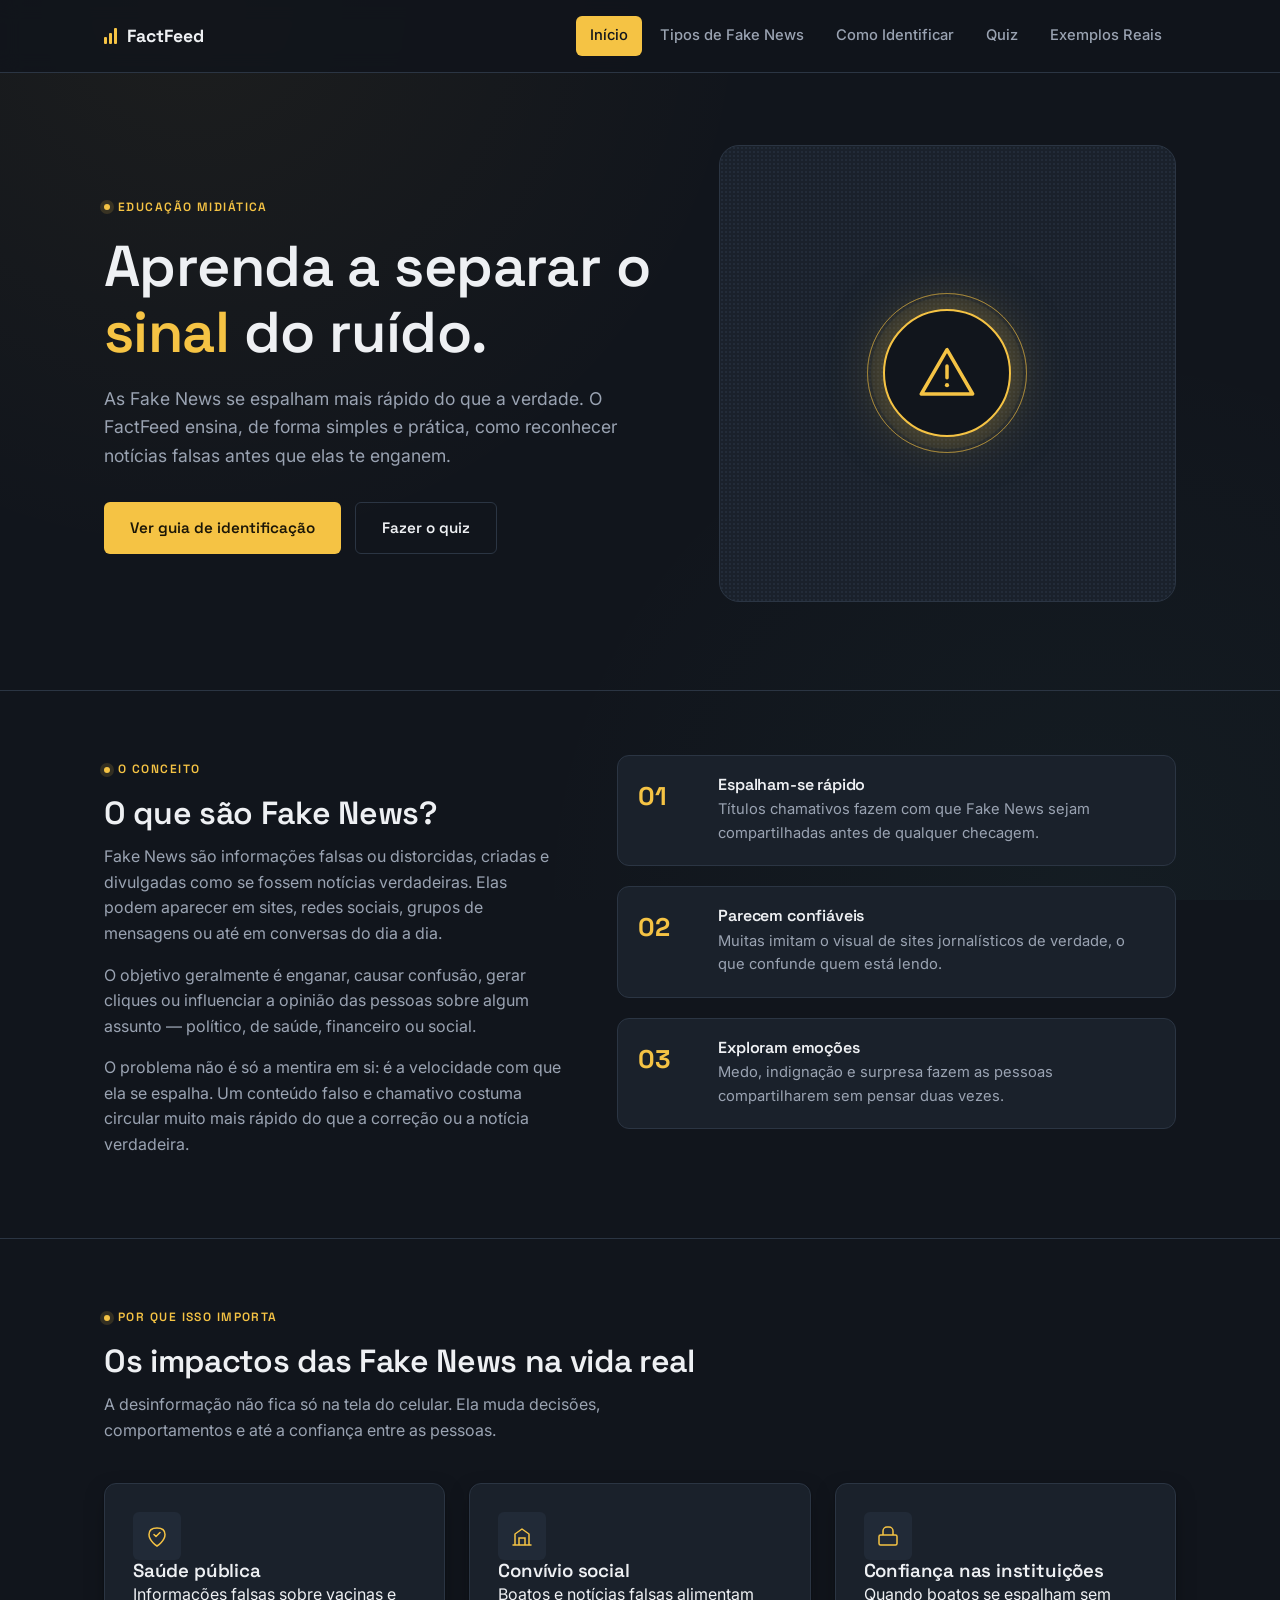
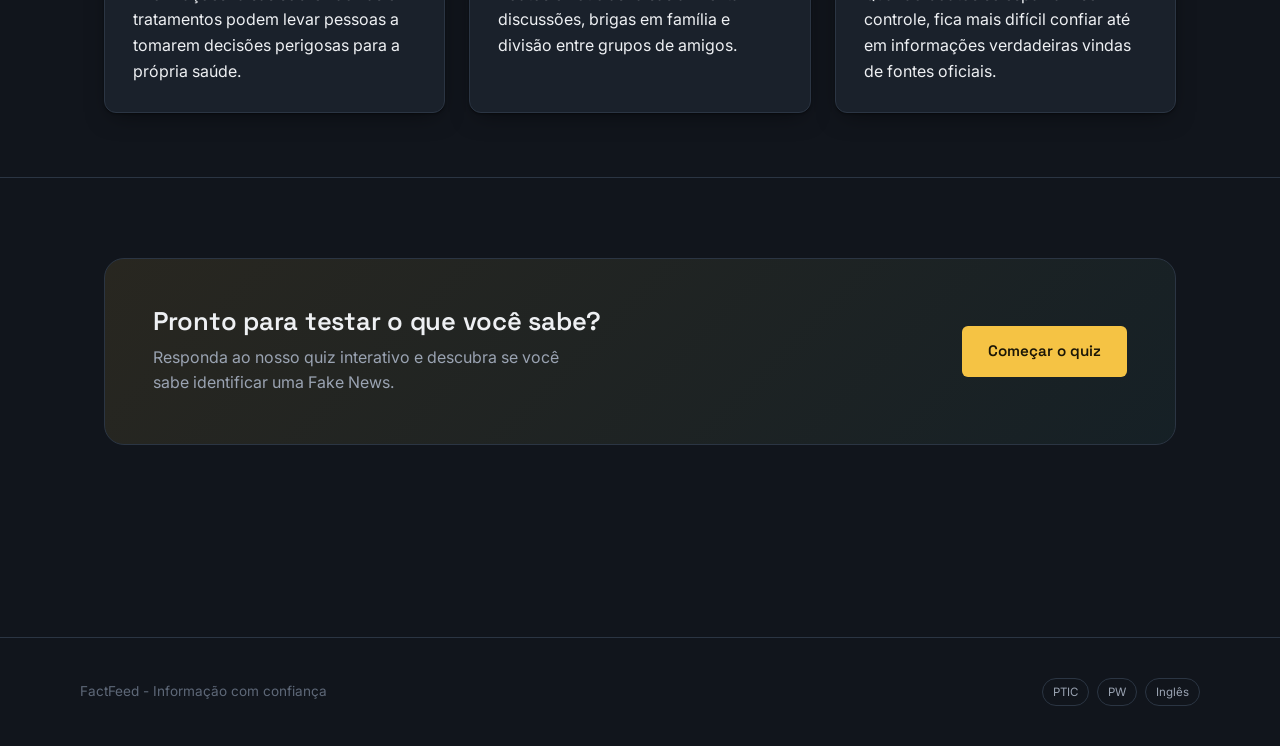
<file: index.html>
<!DOCTYPE html>
<html lang="pt-BR">
<head>
  <meta charset="UTF-8">
  <meta name="viewport" content="width=device-width, initial-scale=1.0">
  <title>FactFeed — Entenda e combata as Fake News</title>
  <meta name="description" content="Aprenda a identificar Fake News, conheça os principais tipos de desinformação e teste seus conhecimentos com um quiz interativo.">
  <link rel="preconnect" href="https://fonts.googleapis.com">
  <link href="https://fonts.googleapis.com/css2?family=Space+Grotesk:wght@500;600;700&family=Inter:wght@400;500;600&display=swap" rel="stylesheet">
  <link rel="stylesheet" href="style.css">
</head>
<body>

  <header class="site-header">
    <div class="header-inner">
      <a href="index.html" class="brand">
        <span class="signal-mark"><span></span><span></span><span></span></span>
        FactFeed
      </a>
      <nav class="main-nav">
        <a href="index.html" class="active">Início</a>
        <a href="tipos.html">Tipos de Fake News</a>
        <a href="como-identificar.html">Como Identificar</a>
        <a href="quiz.html">Quiz</a>
        <a href="exemplos.html">Exemplos Reais</a>
      </nav>
      <button class="nav-toggle" aria-label="Abrir menu">
        <span></span><span></span><span></span>
      </button>
    </div>
  </header>

  <main>

    <section class="hero">
      <div class="container hero-grid">
        <div>
          <span class="eyebrow">Educação midiática</span>
          <h1>Aprenda a separar o <span class="accent">sinal</span> do ruído.</h1>
          <p class="lede">As Fake News se espalham mais rápido do que a verdade. O FactFeed ensina, de forma simples e prática, como reconhecer notícias falsas antes que elas te enganem.</p>
          <div class="hero-actions">
            <a href="como-identificar.html" class="btn btn-primary">Ver guia de identificação</a>
            <a href="quiz.html" class="btn btn-ghost">Fazer o quiz</a>
          </div>
        </div>

        <div class="hero-visual" aria-hidden="true">
          <div class="static-grain"></div>
          <div class="hero-rings"><span></span><span></span><span></span></div>
          <div class="hero-icon">
            <svg viewBox="0 0 24 24" fill="none" xmlns="http://www.w3.org/2000/svg">
              <path d="M12 2L1 21H23L12 2Z" stroke="#f5c344" stroke-width="1.5" stroke-linejoin="round"/>
              <path d="M12 9V14" stroke="#f5c344" stroke-width="1.5" stroke-linecap="round"/>
              <circle cx="12" cy="17.2" r="0.9" fill="#f5c344"/>
            </svg>
          </div>
        </div>
      </div>
    </section>

    <section style="border-top:1px solid var(--border-subtle);">
      <div class="container intro-split">
        <div>
          <span class="eyebrow">O conceito</span>
          <h2 class="section-heading">O que são Fake News?</h2>
          <p>Fake News são informações falsas ou distorcidas, criadas e divulgadas como se fossem notícias verdadeiras. Elas podem aparecer em sites, redes sociais, grupos de mensagens ou até em conversas do dia a dia.</p>
          <p>O objetivo geralmente é enganar, causar confusão, gerar cliques ou influenciar a opinião das pessoas sobre algum assunto — político, de saúde, financeiro ou social.</p>
          <p>O problema não é só a mentira em si: é a velocidade com que ela se espalha. Um conteúdo falso e chamativo costuma circular muito mais rápido do que a correção ou a notícia verdadeira.</p>
        </div>

        <div class="stat-list">
          <div class="stat-item">
            <span class="stat-num">01</span>
            <div>
              <h3>Espalham-se rápido</h3>
              <p>Títulos chamativos fazem com que Fake News sejam compartilhadas antes de qualquer checagem.</p>
            </div>
          </div>
          <div class="stat-item">
            <span class="stat-num">02</span>
            <div>
              <h3>Parecem confiáveis</h3>
              <p>Muitas imitam o visual de sites jornalísticos de verdade, o que confunde quem está lendo.</p>
            </div>
          </div>
          <div class="stat-item">
            <span class="stat-num">03</span>
            <div>
              <h3>Exploram emoções</h3>
              <p>Medo, indignação e surpresa fazem as pessoas compartilharem sem pensar duas vezes.</p>
            </div>
          </div>
        </div>
      </div>
    </section>

    <section style="border-top:1px solid var(--border-subtle);">
      <div class="container">
        <span class="eyebrow">Por que isso importa</span>
        <h2 class="section-heading">Os impactos das Fake News na vida real</h2>
        <p class="section-intro">A desinformação não fica só na tela do celular. Ela muda decisões, comportamentos e até a confiança entre as pessoas.</p>

        <div class="grid grid-3">
          <div class="card">
            <div class="type-icon">
              <svg viewBox="0 0 24 24" fill="none" xmlns="http://www.w3.org/2000/svg"><path d="M12 22C12 22 4 17 4 10.5C4 6.5 7 4 12 4C17 4 20 6.5 20 10.5C20 17 12 22 12 22Z" stroke="#f5c344" stroke-width="1.5"/><path d="M9 10.5L11 12.5L15 8.5" stroke="#f5c344" stroke-width="1.5" stroke-linecap="round" stroke-linejoin="round"/></svg>
            </div>
            <h3>Saúde pública</h3>
            <p>Informações falsas sobre vacinas e tratamentos podem levar pessoas a tomarem decisões perigosas para a própria saúde.</p>
          </div>
          <div class="card">
            <div class="type-icon">
              <svg viewBox="0 0 24 24" fill="none" xmlns="http://www.w3.org/2000/svg"><path d="M3 21H21" stroke="#f5c344" stroke-width="1.5" stroke-linecap="round"/><path d="M5 21V10L12 5L19 10V21" stroke="#f5c344" stroke-width="1.5" stroke-linejoin="round"/><path d="M9 21V14H15V21" stroke="#f5c344" stroke-width="1.5"/></svg>
            </div>
            <h3>Convívio social</h3>
            <p>Boatos e notícias falsas alimentam discussões, brigas em família e divisão entre grupos de amigos.</p>
          </div>
          <div class="card">
            <div class="type-icon">
              <svg viewBox="0 0 24 24" fill="none" xmlns="http://www.w3.org/2000/svg"><rect x="3" y="11" width="18" height="10" rx="1.5" stroke="#f5c344" stroke-width="1.5"/><path d="M7 11V7C7 4.8 8.8 3 11 3H13C15.2 3 17 4.8 17 7V11" stroke="#f5c344" stroke-width="1.5"/></svg>
            </div>
            <h3>Confiança nas instituições</h3>
            <p>Quando boatos se espalham sem controle, fica mais difícil confiar até em informações verdadeiras vindas de fontes oficiais.</p>
          </div>
        </div>
      </div>
    </section>

    <section style="border-top:1px solid var(--border-subtle); padding-bottom: 96px;">
      <div class="container">
        <div class="cta-band">
          <div>
            <h2>Pronto para testar o que você sabe?</h2>
            <p>Responda ao nosso quiz interativo e descubra se você sabe identificar uma Fake News.</p>
          </div>
          <a href="quiz.html" class="btn btn-primary">Começar o quiz</a>
        </div>
      </div>
    </section>

  </main>

  <footer class="site-footer">
    <div class="footer-inner">
      <p>FactFeed - Informação com confiança</p>
      <div class="footer-tags">
        <span>PTIC</span>
        <span>PW</span>
        <span>Inglês</span>
      </div>
    </div>
  </footer>

  <script src="script.js"></script>
</body>
</html>
</file>
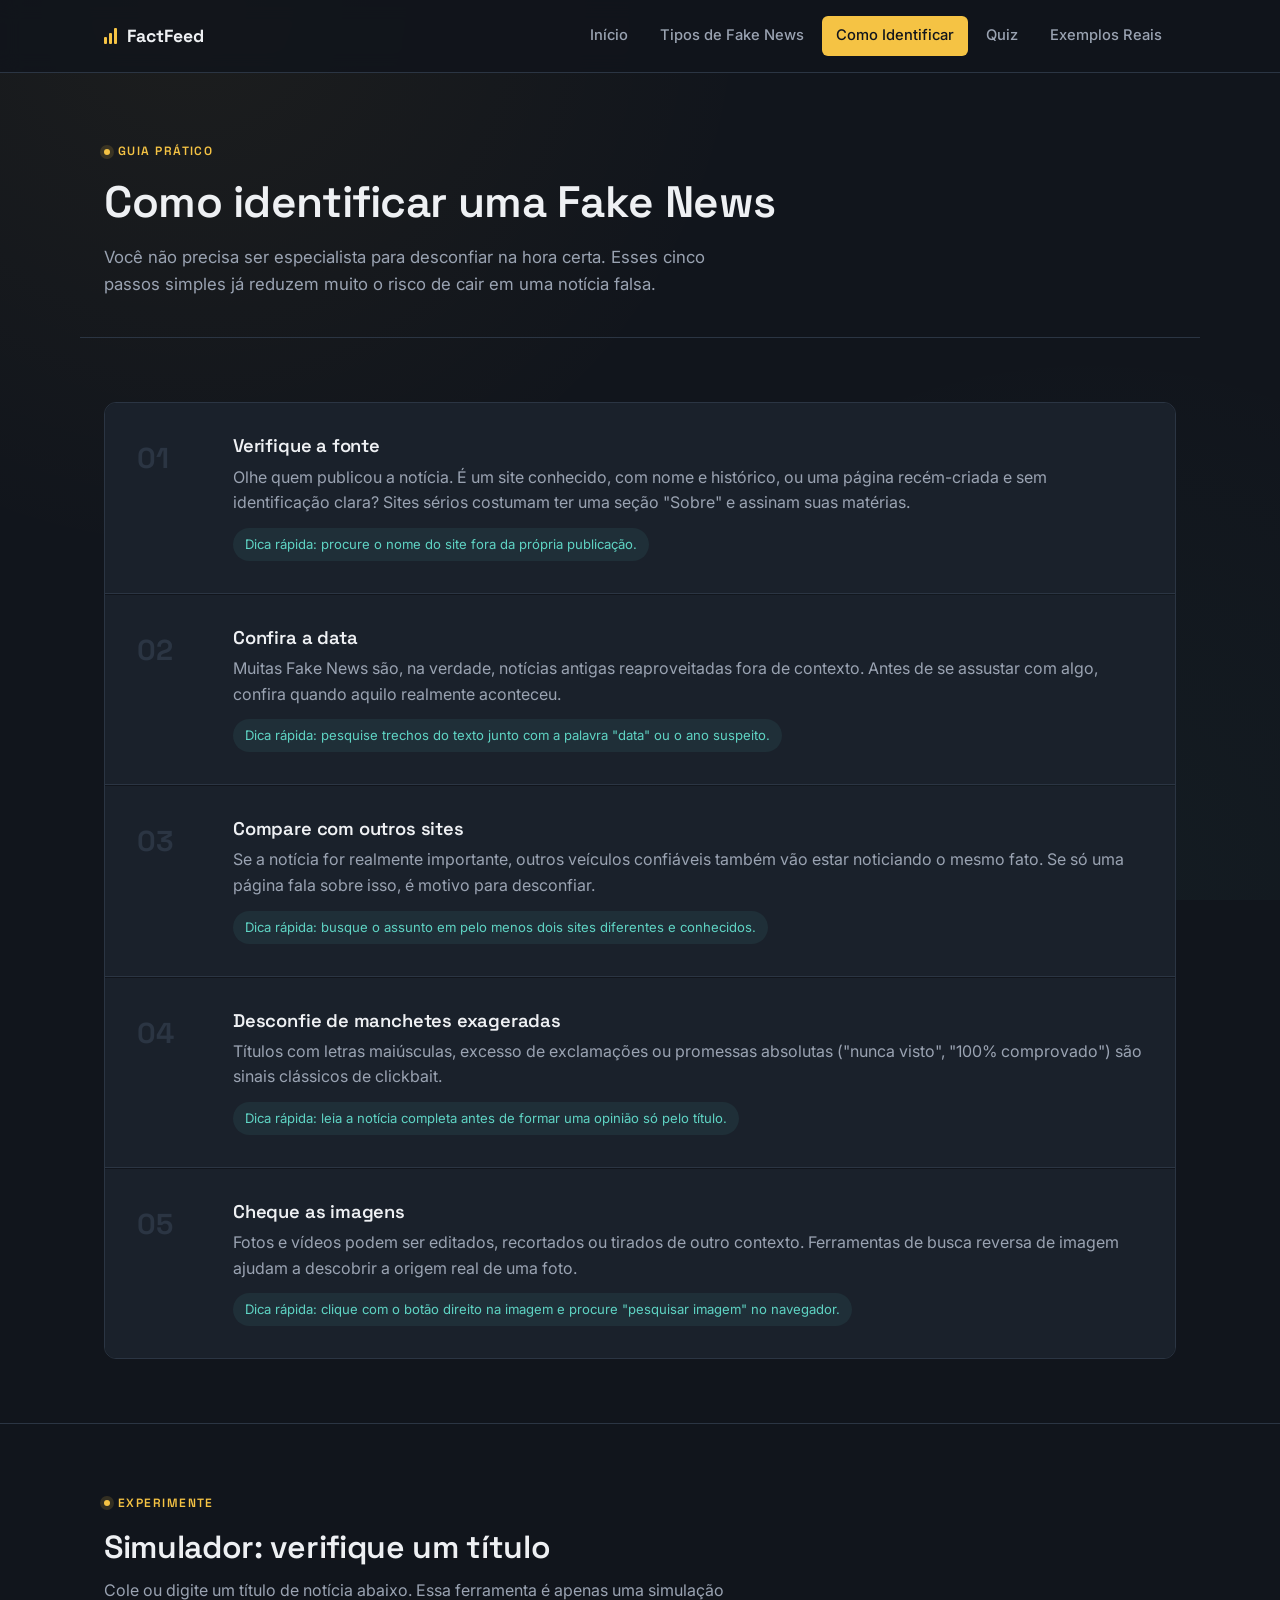
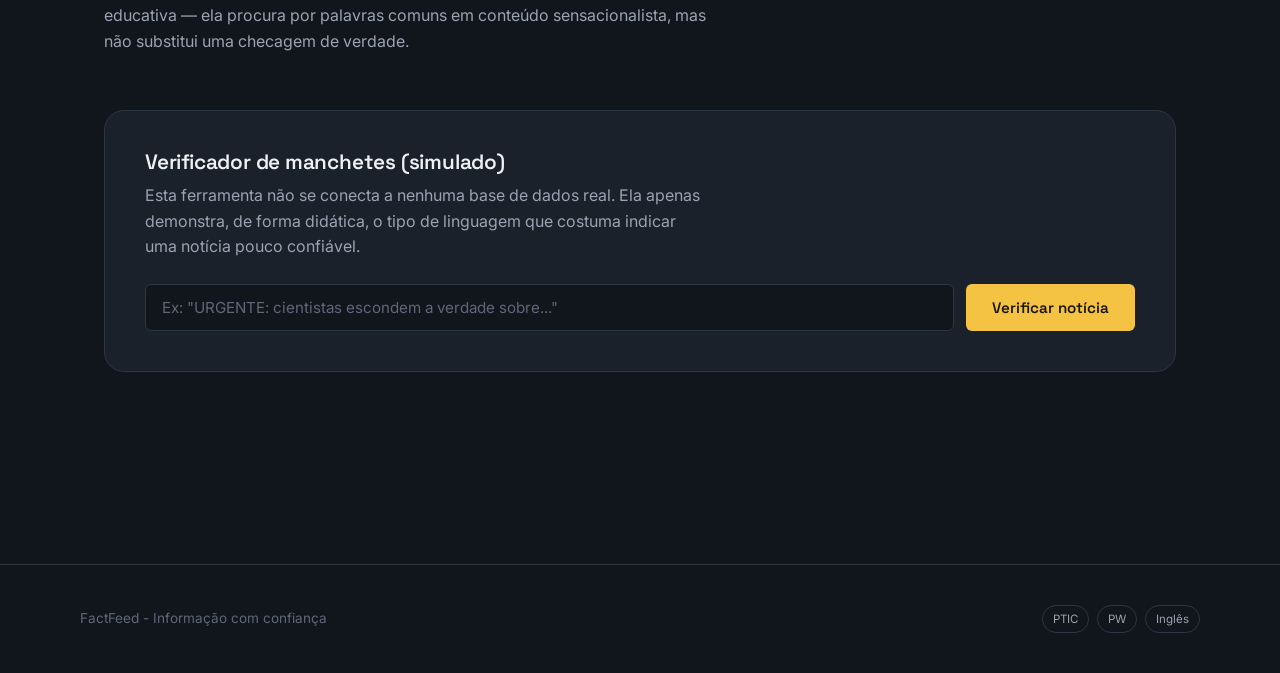
<file: como-identificar.html>
<!DOCTYPE html>
<html lang="pt-BR">
<head>
  <meta charset="UTF-8">
  <meta name="viewport" content="width=device-width, initial-scale=1.0">
  <title>Como Identificar Fake News — FactFeed</title>
  <meta name="description" content="Guia prático com passos simples para verificar a fonte, a data e a imagem de uma notícia antes de acreditar ou compartilhar.">
  <link rel="preconnect" href="https://fonts.googleapis.com">
  <link href="https://fonts.googleapis.com/css2?family=Space+Grotesk:wght@500;600;700&family=Inter:wght@400;500;600&display=swap" rel="stylesheet">
  <link rel="stylesheet" href="style.css">
</head>
<body>

  <header class="site-header">
    <div class="header-inner">
      <a href="index.html" class="brand">
        <span class="signal-mark"><span></span><span></span><span></span></span>
        FactFeed
      </a>
      <nav class="main-nav">
        <a href="index.html">Início</a>
        <a href="tipos.html">Tipos de Fake News</a>
        <a href="como-identificar.html" class="active">Como Identificar</a>
        <a href="quiz.html">Quiz</a>
        <a href="exemplos.html">Exemplos Reais</a>
      </nav>
      <button class="nav-toggle" aria-label="Abrir menu">
        <span></span><span></span><span></span>
      </button>
    </div>
  </header>

  <main>

    <div class="container page-header">
      <span class="eyebrow">Guia prático</span>
      <h1>Como identificar uma Fake News</h1>
      <p class="lede">Você não precisa ser especialista para desconfiar na hora certa. Esses cinco passos simples já reduzem muito o risco de cair em uma notícia falsa.</p>
    </div>

    <section>
      <div class="container">
        <div class="guide-list">

          <div class="guide-step">
            <span class="guide-num">01</span>
            <div>
              <h3>Verifique a fonte</h3>
              <p>Olhe quem publicou a notícia. É um site conhecido, com nome e histórico, ou uma página recém-criada e sem identificação clara? Sites sérios costumam ter uma seção "Sobre" e assinam suas matérias.</p>
              <span class="guide-tip">Dica rápida: procure o nome do site fora da própria publicação.</span>
            </div>
          </div>

          <div class="guide-step">
            <span class="guide-num">02</span>
            <div>
              <h3>Confira a data</h3>
              <p>Muitas Fake News são, na verdade, notícias antigas reaproveitadas fora de contexto. Antes de se assustar com algo, confira quando aquilo realmente aconteceu.</p>
              <span class="guide-tip">Dica rápida: pesquise trechos do texto junto com a palavra "data" ou o ano suspeito.</span>
            </div>
          </div>

          <div class="guide-step">
            <span class="guide-num">03</span>
            <div>
              <h3>Compare com outros sites</h3>
              <p>Se a notícia for realmente importante, outros veículos confiáveis também vão estar noticiando o mesmo fato. Se só uma página fala sobre isso, é motivo para desconfiar.</p>
              <span class="guide-tip">Dica rápida: busque o assunto em pelo menos dois sites diferentes e conhecidos.</span>
            </div>
          </div>

          <div class="guide-step">
            <span class="guide-num">04</span>
            <div>
              <h3>Desconfie de manchetes exageradas</h3>
              <p>Títulos com letras maiúsculas, excesso de exclamações ou promessas absolutas ("nunca visto", "100% comprovado") são sinais clássicos de clickbait.</p>
              <span class="guide-tip">Dica rápida: leia a notícia completa antes de formar uma opinião só pelo título.</span>
            </div>
          </div>

          <div class="guide-step">
            <span class="guide-num">05</span>
            <div>
              <h3>Cheque as imagens</h3>
              <p>Fotos e vídeos podem ser editados, recortados ou tirados de outro contexto. Ferramentas de busca reversa de imagem ajudam a descobrir a origem real de uma foto.</p>
              <span class="guide-tip">Dica rápida: clique com o botão direito na imagem e procure "pesquisar imagem" no navegador.</span>
            </div>
          </div>

        </div>
      </div>
    </section>

    <section style="border-top:1px solid var(--border-subtle); padding-bottom: 96px;">
      <div class="container">
        <span class="eyebrow">Experimente</span>
        <h2 class="section-heading">Simulador: verifique um título</h2>
        <p class="section-intro">Cole ou digite um título de notícia abaixo. Essa ferramenta é apenas uma simulação educativa — ela procura por palavras comuns em conteúdo sensacionalista, mas não substitui uma checagem de verdade.</p>

        <div class="verify-tool">
          <h3>Verificador de manchetes (simulado)</h3>
          <p class="tool-desc">Esta ferramenta não se conecta a nenhuma base de dados real. Ela apenas demonstra, de forma didática, o tipo de linguagem que costuma indicar uma notícia pouco confiável.</p>

          <form id="verify-form" class="verify-form">
            <input
              type="text"
              id="verify-input"
              placeholder='Ex: "URGENTE: cientistas escondem a verdade sobre..."'
              aria-label="Digite o título da notícia para verificar"
              required
            >
            <button type="submit" class="btn btn-primary">Verificar notícia</button>
          </form>

          <div id="verify-result"></div>
        </div>
      </div>
    </section>

  </main>

  <footer class="site-footer">
    <div class="footer-inner">
      <p>FactFeed - Informação com confiança</p>
      <div class="footer-tags">
        <span>PTIC</span>
        <span>PW</span>
        <span>Inglês</span>
      </div>
    </div>
  </footer>

  <script src="script.js"></script>
</body>
</html>
</file>
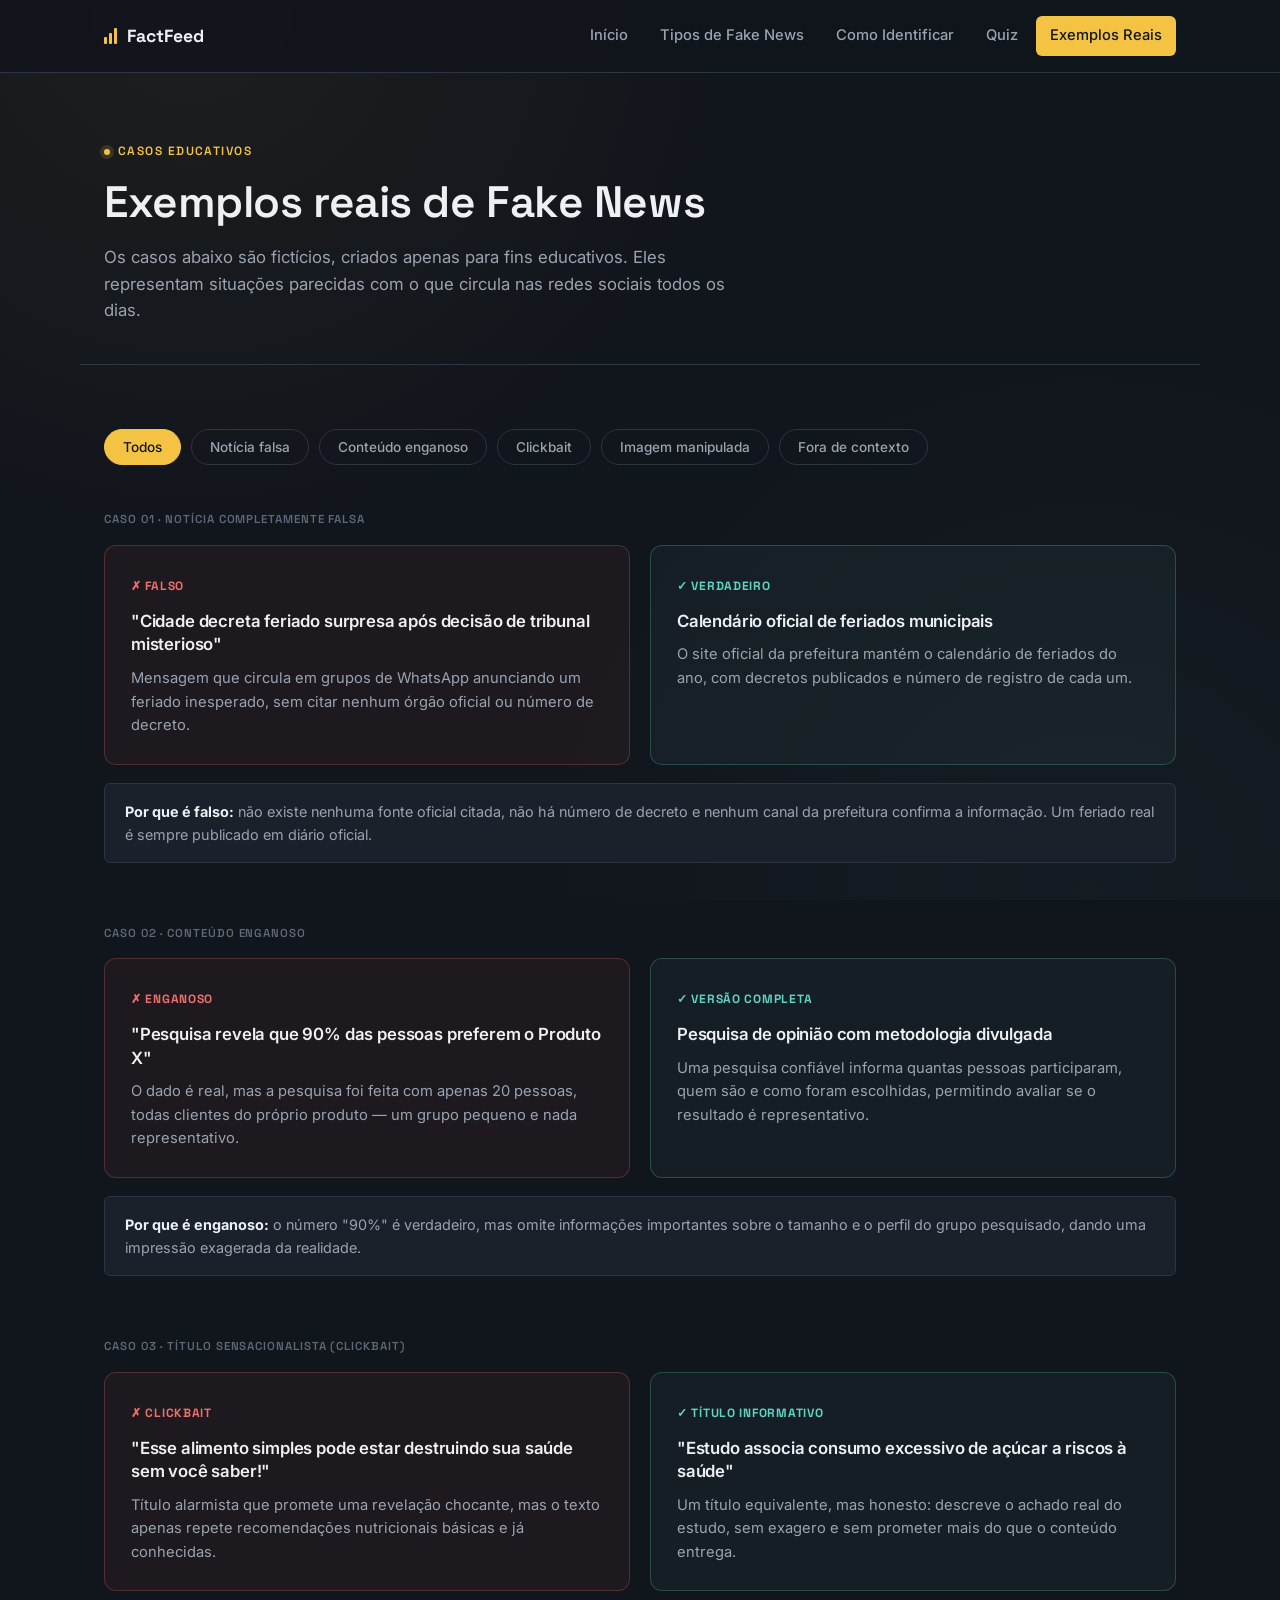
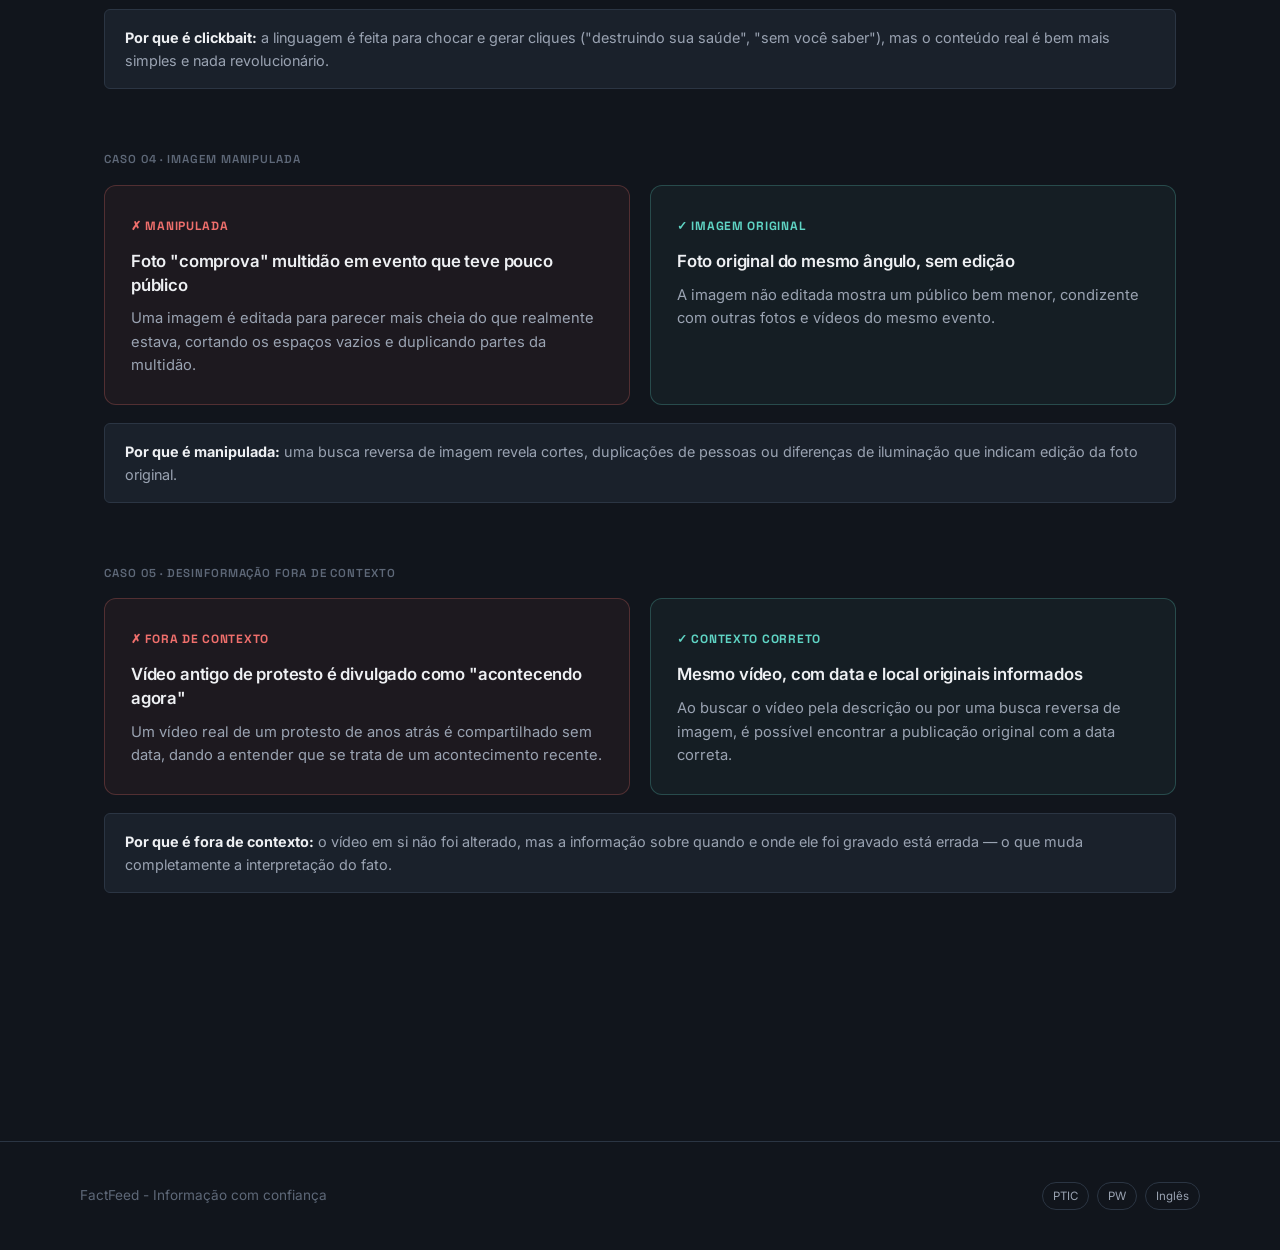
<file: exemplos.html>
<!DOCTYPE html>
<html lang="pt-BR">
<head>
  <meta charset="UTF-8">
  <meta name="viewport" content="width=device-width, initial-scale=1.0">
  <title>Exemplos Reais — FactFeed</title>
  <meta name="description" content="Exemplos educativos de Fake News, com explicação do motivo de cada uma ser falsa e comparação com uma versão verdadeira.">
  <link rel="preconnect" href="https://fonts.googleapis.com">
  <link href="https://fonts.googleapis.com/css2?family=Space+Grotesk:wght@500;600;700&family=Inter:wght@400;500;600&display=swap" rel="stylesheet">
  <link rel="stylesheet" href="style.css">
</head>
<body>

  <header class="site-header">
    <div class="header-inner">
      <a href="index.html" class="brand">
        <span class="signal-mark"><span></span><span></span><span></span></span>
        FactFeed
      </a>
      <nav class="main-nav">
        <a href="index.html">Início</a>
        <a href="tipos.html">Tipos de Fake News</a>
        <a href="como-identificar.html">Como Identificar</a>
        <a href="quiz.html">Quiz</a>
        <a href="exemplos.html" class="active">Exemplos Reais</a>
      </nav>
      <button class="nav-toggle" aria-label="Abrir menu">
        <span></span><span></span><span></span>
      </button>
    </div>
  </header>

  <main>

    <div class="container page-header">
      <span class="eyebrow">Casos educativos</span>
      <h1>Exemplos reais de Fake News</h1>
      <p class="lede">Os casos abaixo são fictícios, criados apenas para fins educativos. Eles representam situações parecidas com o que circula nas redes sociais todos os dias.</p>
    </div>

    <section style="padding-bottom: 96px;">
      <div class="container">

        <div class="filter-bar" role="group" aria-label="Filtrar exemplos por tipo de Fake News">
          <button class="filter-chip active" type="button" data-type="todos">Todos</button>
          <button class="filter-chip" type="button" data-type="falsa">Notícia falsa</button>
          <button class="filter-chip" type="button" data-type="enganoso">Conteúdo enganoso</button>
          <button class="filter-chip" type="button" data-type="clickbait">Clickbait</button>
          <button class="filter-chip" type="button" data-type="imagem">Imagem manipulada</button>
          <button class="filter-chip" type="button" data-type="contexto">Fora de contexto</button>
        </div>

        <div class="example-block" data-type="falsa">
          <span class="example-tag">Caso 01 · Notícia completamente falsa</span>
          <div class="compare-grid">
            <div class="compare-card is-false">
              <span class="compare-label">✗ Falso</span>
              <h4>"Cidade decreta feriado surpresa após decisão de tribunal misterioso"</h4>
              <p>Mensagem que circula em grupos de WhatsApp anunciando um feriado inesperado, sem citar nenhum órgão oficial ou número de decreto.</p>
            </div>
            <div class="compare-card is-true">
              <span class="compare-label">✓ Verdadeiro</span>
              <h4>Calendário oficial de feriados municipais</h4>
              <p>O site oficial da prefeitura mantém o calendário de feriados do ano, com decretos publicados e número de registro de cada um.</p>
            </div>
          </div>
          <div class="example-explain">
            <strong>Por que é falso:</strong> não existe nenhuma fonte oficial citada, não há número de decreto e nenhum canal da prefeitura confirma a informação. Um feriado real é sempre publicado em diário oficial.
          </div>
        </div>

        <div class="example-block" data-type="enganoso">
          <span class="example-tag">Caso 02 · Conteúdo enganoso</span>
          <div class="compare-grid">
            <div class="compare-card is-false">
              <span class="compare-label">✗ Enganoso</span>
              <h4>"Pesquisa revela que 90% das pessoas preferem o Produto X"</h4>
              <p>O dado é real, mas a pesquisa foi feita com apenas 20 pessoas, todas clientes do próprio produto — um grupo pequeno e nada representativo.</p>
            </div>
            <div class="compare-card is-true">
              <span class="compare-label">✓ Versão completa</span>
              <h4>Pesquisa de opinião com metodologia divulgada</h4>
              <p>Uma pesquisa confiável informa quantas pessoas participaram, quem são e como foram escolhidas, permitindo avaliar se o resultado é representativo.</p>
            </div>
          </div>
          <div class="example-explain">
            <strong>Por que é enganoso:</strong> o número "90%" é verdadeiro, mas omite informações importantes sobre o tamanho e o perfil do grupo pesquisado, dando uma impressão exagerada da realidade.
          </div>
        </div>

        <div class="example-block" data-type="clickbait">
          <span class="example-tag">Caso 03 · Título sensacionalista (clickbait)</span>
          <div class="compare-grid">
            <div class="compare-card is-false">
              <span class="compare-label">✗ Clickbait</span>
              <h4>"Esse alimento simples pode estar destruindo sua saúde sem você saber!"</h4>
              <p>Título alarmista que promete uma revelação chocante, mas o texto apenas repete recomendações nutricionais básicas e já conhecidas.</p>
            </div>
            <div class="compare-card is-true">
              <span class="compare-label">✓ Título informativo</span>
              <h4>"Estudo associa consumo excessivo de açúcar a riscos à saúde"</h4>
              <p>Um título equivalente, mas honesto: descreve o achado real do estudo, sem exagero e sem prometer mais do que o conteúdo entrega.</p>
            </div>
          </div>
          <div class="example-explain">
            <strong>Por que é clickbait:</strong> a linguagem é feita para chocar e gerar cliques ("destruindo sua saúde", "sem você saber"), mas o conteúdo real é bem mais simples e nada revolucionário.
          </div>
        </div>

        <div class="example-block" data-type="imagem">
          <span class="example-tag">Caso 04 · Imagem manipulada</span>
          <div class="compare-grid">
            <div class="compare-card is-false">
              <span class="compare-label">✗ Manipulada</span>
              <h4>Foto "comprova" multidão em evento que teve pouco público</h4>
              <p>Uma imagem é editada para parecer mais cheia do que realmente estava, cortando os espaços vazios e duplicando partes da multidão.</p>
            </div>
            <div class="compare-card is-true">
              <span class="compare-label">✓ Imagem original</span>
              <h4>Foto original do mesmo ângulo, sem edição</h4>
              <p>A imagem não editada mostra um público bem menor, condizente com outras fotos e vídeos do mesmo evento.</p>
            </div>
          </div>
          <div class="example-explain">
            <strong>Por que é manipulada:</strong> uma busca reversa de imagem revela cortes, duplicações de pessoas ou diferenças de iluminação que indicam edição da foto original.
          </div>
        </div>

        <div class="example-block" data-type="contexto">
          <span class="example-tag">Caso 05 · Desinformação fora de contexto</span>
          <div class="compare-grid">
            <div class="compare-card is-false">
              <span class="compare-label">✗ Fora de contexto</span>
              <h4>Vídeo antigo de protesto é divulgado como "acontecendo agora"</h4>
              <p>Um vídeo real de um protesto de anos atrás é compartilhado sem data, dando a entender que se trata de um acontecimento recente.</p>
            </div>
            <div class="compare-card is-true">
              <span class="compare-label">✓ Contexto correto</span>
              <h4>Mesmo vídeo, com data e local originais informados</h4>
              <p>Ao buscar o vídeo pela descrição ou por uma busca reversa de imagem, é possível encontrar a publicação original com a data correta.</p>
            </div>
          </div>
          <div class="example-explain">
            <strong>Por que é fora de contexto:</strong> o vídeo em si não foi alterado, mas a informação sobre quando e onde ele foi gravado está errada — o que muda completamente a interpretação do fato.
          </div>
        </div>

      </div>
    </section>

  </main>

  <footer class="site-footer">
    <div class="footer-inner">
      <p>FactFeed - Informação com confiança</p>
      <div class="footer-tags">
        <span>PTIC</span>
        <span>PW</span>
        <span>Inglês</span>
      </div>
    </div>
  </footer>

  <script src="script.js"></script>
</body>
</html>
</file>
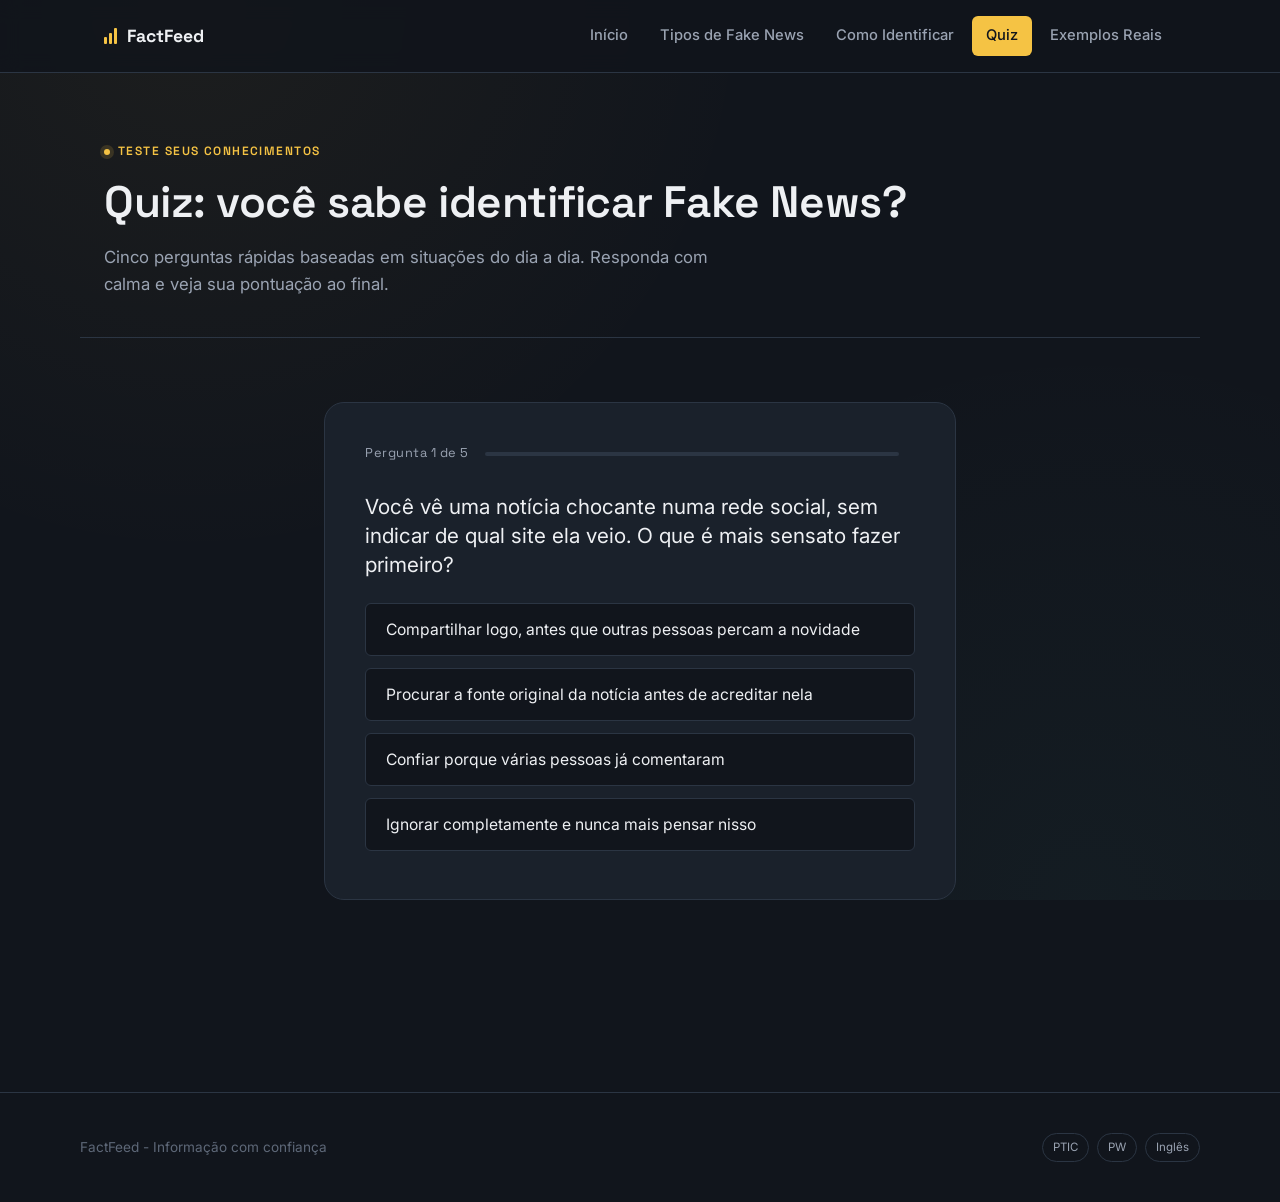
<file: quiz.html>
<!DOCTYPE html>
<html lang="pt-BR">
<head>
  <meta charset="UTF-8">
  <meta name="viewport" content="width=device-width, initial-scale=1.0">
  <title>Quiz Interativo — FactFeed</title>
  <meta name="description" content="Teste seus conhecimentos sobre Fake News com um quiz interativo e veja sua pontuação final.">
  <link rel="preconnect" href="https://fonts.googleapis.com">
  <link href="https://fonts.googleapis.com/css2?family=Space+Grotesk:wght@500;600;700&family=Inter:wght@400;500;600&display=swap" rel="stylesheet">
  <link rel="stylesheet" href="style.css">
</head>
<body>

  <header class="site-header">
    <div class="header-inner">
      <a href="index.html" class="brand">
        <span class="signal-mark"><span></span><span></span><span></span></span>
        FactFeed
      </a>
      <nav class="main-nav">
        <a href="index.html">Início</a>
        <a href="tipos.html">Tipos de Fake News</a>
        <a href="como-identificar.html">Como Identificar</a>
        <a href="quiz.html" class="active">Quiz</a>
        <a href="exemplos.html">Exemplos Reais</a>
      </nav>
      <button class="nav-toggle" aria-label="Abrir menu">
        <span></span><span></span><span></span>
      </button>
    </div>
  </header>

  <main>

    <div class="container page-header">
      <span class="eyebrow">Teste seus conhecimentos</span>
      <h1>Quiz: você sabe identificar Fake News?</h1>
      <p class="lede">Cinco perguntas rápidas baseadas em situações do dia a dia. Responda com calma e veja sua pontuação ao final.</p>
    </div>

    <section style="padding-bottom: 96px;">
      <div class="container quiz-wrap">
        <div id="quiz-app" class="quiz-panel">

          <div id="quiz-question-screen" class="quiz-screen active">
            <div class="quiz-progress">
              <span id="quiz-progress-label">Pergunta 1 de 5</span>
              <div class="progress-track">
                <div id="quiz-progress-fill" class="progress-fill"></div>
              </div>
            </div>

            <p id="quiz-question-text" class="quiz-question">Carregando pergunta...</p>

            <div id="quiz-options" class="quiz-options">
            </div>

            <div id="quiz-feedback" class="quiz-feedback"></div>

            <div id="quiz-next-wrap" class="quiz-next" style="display:none;">
              <button id="quiz-next-btn" class="btn btn-primary" type="button">Próxima pergunta</button>
            </div>
          </div>

          <div id="quiz-result-screen" class="quiz-screen">
            <div class="quiz-result">
              <p id="quiz-score-number" class="score-big">0 / 5</p>
              <p id="quiz-score-message">Resultado</p>
              <div class="quiz-result-actions">
                <button id="quiz-restart-btn" class="btn btn-ghost" type="button">Refazer o quiz</button>
                <a href="exemplos.html" class="btn btn-primary">Ver exemplos reais</a>
              </div>
            </div>
          </div>

        </div>
      </div>
    </section>

  </main>

  <footer class="site-footer">
    <div class="footer-inner">
      <p>FactFeed - Informação com confiança</p>
      <div class="footer-tags">
        <span>PTIC</span>
        <span>PW</span>
        <span>Inglês</span>
      </div>
    </div>
  </footer>

  <script src="script.js"></script>
</body>
</html>
</file>
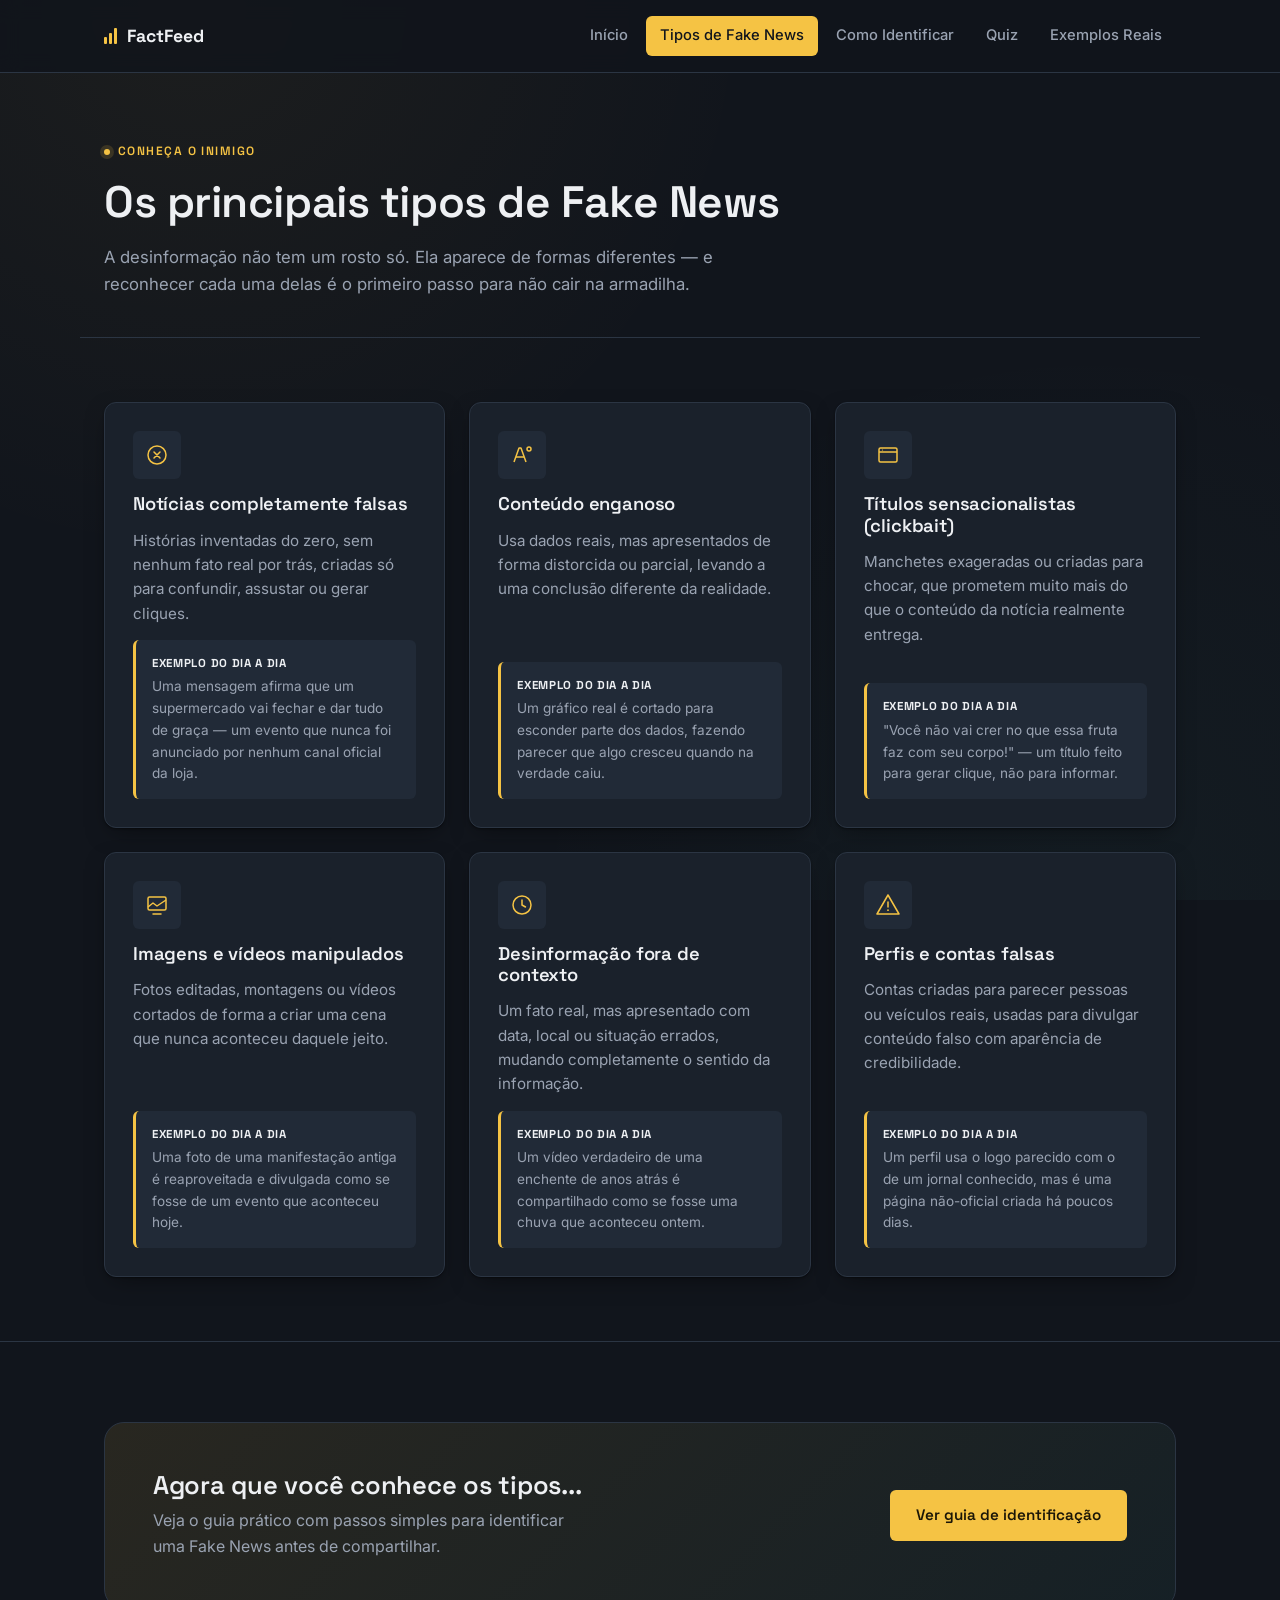
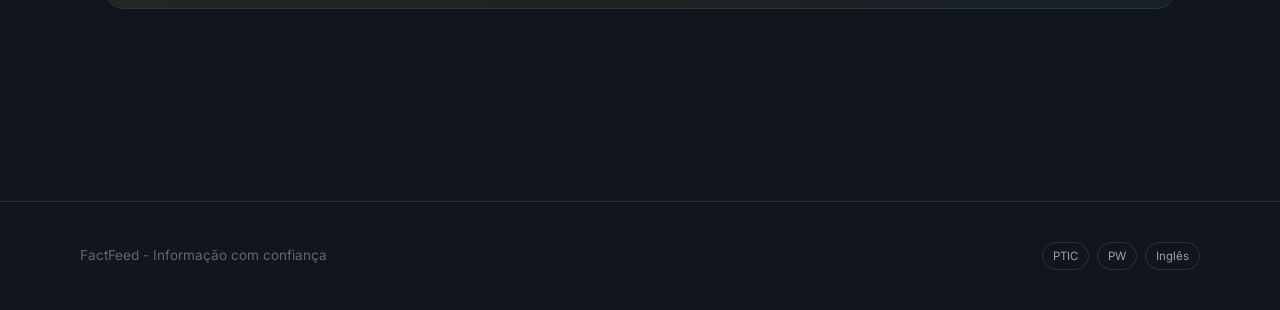
<file: tipos.html>
<!DOCTYPE html>
<html lang="pt-BR">
<head>
  <meta charset="UTF-8">
  <meta name="viewport" content="width=device-width, initial-scale=1.0">
  <title>Tipos de Fake News — FactFeed</title>
  <meta name="description" content="Conheça os principais tipos de desinformação: notícias falsas, conteúdo enganoso, clickbait, imagens manipuladas e informações fora de contexto.">
  <link rel="preconnect" href="https://fonts.googleapis.com">
  <link href="https://fonts.googleapis.com/css2?family=Space+Grotesk:wght@500;600;700&family=Inter:wght@400;500;600&display=swap" rel="stylesheet">
  <link rel="stylesheet" href="style.css">
</head>
<body>

  <header class="site-header">
    <div class="header-inner">
      <a href="index.html" class="brand">
        <span class="signal-mark"><span></span><span></span><span></span></span>
        FactFeed
      </a>
      <nav class="main-nav">
        <a href="index.html">Início</a>
        <a href="tipos.html" class="active">Tipos de Fake News</a>
        <a href="como-identificar.html">Como Identificar</a>
        <a href="quiz.html">Quiz</a>
        <a href="exemplos.html">Exemplos Reais</a>
      </nav>
      <button class="nav-toggle" aria-label="Abrir menu">
        <span></span><span></span><span></span>
      </button>
    </div>
  </header>

  <main>

    <div class="container page-header">
      <span class="eyebrow">Conheça o inimigo</span>
      <h1>Os principais tipos de Fake News</h1>
      <p class="lede">A desinformação não tem um rosto só. Ela aparece de formas diferentes — e reconhecer cada uma delas é o primeiro passo para não cair na armadilha.</p>
    </div>

    <section>
      <div class="container">
        <div class="grid grid-3">

          <div class="card type-card">
            <div class="type-icon">
              <svg viewBox="0 0 24 24" fill="none" xmlns="http://www.w3.org/2000/svg"><circle cx="12" cy="12" r="9" stroke="#f5c344" stroke-width="1.5"/><path d="M9 9L15 15M15 9L9 15" stroke="#f5c344" stroke-width="1.5" stroke-linecap="round"/></svg>
            </div>
            <h3>Notícias completamente falsas</h3>
            <p>Histórias inventadas do zero, sem nenhum fato real por trás, criadas só para confundir, assustar ou gerar cliques.</p>
            <div class="type-example">
              <strong>Exemplo do dia a dia</strong>
              Uma mensagem afirma que um supermercado vai fechar e dar tudo de graça — um evento que nunca foi anunciado por nenhum canal oficial da loja.
            </div>
          </div>

          <div class="card type-card">
            <div class="type-icon">
              <svg viewBox="0 0 24 24" fill="none" xmlns="http://www.w3.org/2000/svg"><path d="M4 19L9 5H11L16 19" stroke="#f5c344" stroke-width="1.5" stroke-linejoin="round"/><path d="M6 14H14" stroke="#f5c344" stroke-width="1.5"/><circle cx="19" cy="6" r="2" stroke="#f5c344" stroke-width="1.5"/></svg>
            </div>
            <h3>Conteúdo enganoso</h3>
            <p>Usa dados reais, mas apresentados de forma distorcida ou parcial, levando a uma conclusão diferente da realidade.</p>
            <div class="type-example">
              <strong>Exemplo do dia a dia</strong>
              Um gráfico real é cortado para esconder parte dos dados, fazendo parecer que algo cresceu quando na verdade caiu.
            </div>
          </div>

          <div class="card type-card">
            <div class="type-icon">
              <svg viewBox="0 0 24 24" fill="none" xmlns="http://www.w3.org/2000/svg"><rect x="3" y="5" width="18" height="14" rx="1.5" stroke="#f5c344" stroke-width="1.5"/><path d="M3 9H21" stroke="#f5c344" stroke-width="1.5"/><circle cx="6.5" cy="7" r="0.6" fill="#f5c344"/></svg>
            </div>
            <h3>Títulos sensacionalistas (clickbait)</h3>
            <p>Manchetes exageradas ou criadas para chocar, que prometem muito mais do que o conteúdo da notícia realmente entrega.</p>
            <div class="type-example">
              <strong>Exemplo do dia a dia</strong>
              "Você não vai crer no que essa fruta faz com seu corpo!" — um título feito para gerar clique, não para informar.
            </div>
          </div>

          <div class="card type-card">
            <div class="type-icon">
              <svg viewBox="0 0 24 24" fill="none" xmlns="http://www.w3.org/2000/svg"><rect x="3" y="4" width="18" height="13" rx="1.5" stroke="#f5c344" stroke-width="1.5"/><path d="M3 14L8 10L12 13L21 7" stroke="#f5c344" stroke-width="1.5" stroke-linejoin="round"/><path d="M8 21H16" stroke="#f5c344" stroke-width="1.5" stroke-linecap="round"/></svg>
            </div>
            <h3>Imagens e vídeos manipulados</h3>
            <p>Fotos editadas, montagens ou vídeos cortados de forma a criar uma cena que nunca aconteceu daquele jeito.</p>
            <div class="type-example">
              <strong>Exemplo do dia a dia</strong>
              Uma foto de uma manifestação antiga é reaproveitada e divulgada como se fosse de um evento que aconteceu hoje.
            </div>
          </div>

          <div class="card type-card">
            <div class="type-icon">
              <svg viewBox="0 0 24 24" fill="none" xmlns="http://www.w3.org/2000/svg"><circle cx="12" cy="12" r="9" stroke="#f5c344" stroke-width="1.5"/><path d="M12 7V12L15.5 14" stroke="#f5c344" stroke-width="1.5" stroke-linecap="round" stroke-linejoin="round"/></svg>
            </div>
            <h3>Desinformação fora de contexto</h3>
            <p>Um fato real, mas apresentado com data, local ou situação errados, mudando completamente o sentido da informação.</p>
            <div class="type-example">
              <strong>Exemplo do dia a dia</strong>
              Um vídeo verdadeiro de uma enchente de anos atrás é compartilhado como se fosse uma chuva que aconteceu ontem.
            </div>
          </div>

          <div class="card type-card">
            <div class="type-icon">
              <svg viewBox="0 0 24 24" fill="none" xmlns="http://www.w3.org/2000/svg"><path d="M12 2L1 21H23L12 2Z" stroke="#f5c344" stroke-width="1.5" stroke-linejoin="round"/><path d="M12 9V14" stroke="#f5c344" stroke-width="1.5" stroke-linecap="round"/><circle cx="12" cy="17.2" r="0.9" fill="#f5c344"/></svg>
            </div>
            <h3>Perfis e contas falsas</h3>
            <p>Contas criadas para parecer pessoas ou veículos reais, usadas para divulgar conteúdo falso com aparência de credibilidade.</p>
            <div class="type-example">
              <strong>Exemplo do dia a dia</strong>
              Um perfil usa o logo parecido com o de um jornal conhecido, mas é uma página não-oficial criada há poucos dias.
            </div>
          </div>

        </div>
      </div>
    </section>

    <section style="border-top:1px solid var(--border-subtle); padding-bottom: 96px;">
      <div class="container">
        <div class="cta-band">
          <div>
            <h2>Agora que você conhece os tipos...</h2>
            <p>Veja o guia prático com passos simples para identificar uma Fake News antes de compartilhar.</p>
          </div>
          <a href="como-identificar.html" class="btn btn-primary">Ver guia de identificação</a>
        </div>
      </div>
    </section>

  </main>

  <footer class="site-footer">
    <div class="footer-inner">
      <p>FactFeed - Informação com confiança</p>
      <div class="footer-tags">
        <span>PTIC</span>
        <span>PW</span>
        <span>Inglês</span>
      </div>
    </div>
  </footer>

  <script src="script.js"></script>
</body>
</html>
</file>
<file: style.css>
:root {
  /* Cores base */
  --bg-base: #11151c;        /* fundo principal, azul quase preto */
  --bg-surface: #1a212b;     /* cartões e superfícies elevadas */
  --bg-surface-2: #212a37;   /* superfícies em destaque/hover */
  --border-subtle: #2b3543;  /* linhas e bordas discretas */

  /* Cores de acento */
  --signal-yellow: #f5c344;  /* alerta / atenção — cor de assinatura */
  --signal-yellow-dim: #8a6a26;
  --verify-teal: #5fd4c4;    /* verificado / verdadeiro */
  --false-coral: #ef6f6c;    /* falso / erro */

  /* Texto */
  --text-primary: #eef0f3;
  --text-secondary: #9aa3b2;
  --text-muted: #5e6878;

  /* Tipografia */
  --font-display: "Space Grotesk", "Arial Narrow", sans-serif;
  --font-body: "Inter", -apple-system, BlinkMacSystemFont, "Segoe UI", sans-serif;

  /* Layout */
  --max-width: 1120px;
  --radius-sm: 6px;
  --radius-md: 12px;
  --radius-lg: 20px;

  /* Sombra de elevação sutil */
  --shadow-card: 0 1px 2px rgba(0,0,0,0.4), 0 8px 24px -8px rgba(0,0,0,0.5);
}

* {
  margin: 0;
  padding: 0;
  box-sizing: border-box;
}

html {
  scroll-behavior: smooth;
}

@media (prefers-reduced-motion: reduce) {
  html { scroll-behavior: auto; }
  *, *::before, *::after {
    animation-duration: 0.01ms !important;
    animation-iteration-count: 1 !important;
    transition-duration: 0.01ms !important;
  }
}

body {
  background-color: var(--bg-base);
  color: var(--text-primary);
  font-family: var(--font-body);
  font-size: 16px;
  line-height: 1.6;
  -webkit-font-smoothing: antialiased;
  background-image:
    radial-gradient(circle at 15% 0%, rgba(245, 195, 68, 0.05), transparent 40%),
    radial-gradient(circle at 85% 100%, rgba(95, 212, 196, 0.04), transparent 40%);
  background-attachment: fixed;
}

img { max-width: 100%; display: block; }

a {
  color: inherit;
  text-decoration: none;
}

ul, ol { list-style: none; }

button {
  font-family: inherit;
  cursor: pointer;
  border: none;
  background: none;
  color: inherit;
}

h1, h2, h3, h4 {
  font-family: var(--font-display);
  font-weight: 600;
  line-height: 1.15;
  letter-spacing: -0.01em;
}

:focus-visible {
  outline: 2px solid var(--signal-yellow);
  outline-offset: 3px;
  border-radius: 2px;
}

.container {
  max-width: var(--max-width);
  margin: 0 auto;
  padding: 0 24px;
}

/* header */
.site-header {
  position: sticky;
  top: 0;
  z-index: 100;
  background: rgba(17, 21, 28, 0.85);
  backdrop-filter: blur(10px);
  border-bottom: 1px solid var(--border-subtle);
}

.header-inner {
  max-width: var(--max-width);
  margin: 0 auto;
  padding: 16px 24px;
  display: flex;
  align-items: center;
  justify-content: space-between;
  gap: 24px;
}

.brand {
  display: flex;
  align-items: center;
  gap: 10px;
  font-family: var(--font-display);
  font-weight: 700;
  font-size: 1.1rem;
  color: var(--text-primary);
  white-space: nowrap;
}

/* Ícone */
.signal-mark {
  display: inline-flex;
  align-items: flex-end;
  gap: 2px;
  height: 16px;
}
.signal-mark span {
  display: block;
  width: 3px;
  background: var(--signal-yellow);
  border-radius: 1px;
}
.signal-mark span:nth-child(1) { height: 40%; }
.signal-mark span:nth-child(2) { height: 70%; }
.signal-mark span:nth-child(3) { height: 100%; }

.main-nav {
  display: flex;
  gap: 4px;
  flex-wrap: wrap;
}

.main-nav a {
  font-size: 0.92rem;
  font-weight: 500;
  color: var(--text-secondary);
  padding: 8px 14px;
  border-radius: var(--radius-sm);
  transition: color 0.15s ease, background-color 0.15s ease;
}

.main-nav a:hover {
  color: var(--text-primary);
  background: var(--bg-surface-2);
}

.main-nav a.active {
  color: var(--bg-base);
  background: var(--signal-yellow);
}

.nav-toggle {
  display: none;
  flex-direction: column;
  justify-content: center;
  gap: 4px;
  width: 36px;
  height: 36px;
}
.nav-toggle span {
  display: block;
  height: 2px;
  background: var(--text-primary);
  border-radius: 1px;
}

/* footer */
.site-footer {
  border-top: 1px solid var(--border-subtle);
  margin-top: 96px;
  padding: 40px 24px;
}

.footer-inner {
  max-width: var(--max-width);
  margin: 0 auto;
  display: flex;
  flex-wrap: wrap;
  align-items: center;
  justify-content: space-between;
  gap: 16px;
}

.footer-inner p {
  color: var(--text-muted);
  font-size: 0.85rem;
}

.footer-tags {
  display: flex;
  gap: 8px;
  flex-wrap: wrap;
}

.footer-tags span {
  font-size: 0.72rem;
  color: var(--text-secondary);
  border: 1px solid var(--border-subtle);
  padding: 4px 10px;
  border-radius: 999px;
}

/* elementos de texto */
.eyebrow {
  display: inline-flex;
  align-items: center;
  gap: 8px;
  font-family: var(--font-display);
  font-size: 0.75rem;
  font-weight: 600;
  letter-spacing: 0.12em;
  text-transform: uppercase;
  color: var(--signal-yellow);
  margin-bottom: 16px;
}

.eyebrow::before {
  content: "";
  width: 6px;
  height: 6px;
  border-radius: 50%;
  background: var(--signal-yellow);
  box-shadow: 0 0 0 4px rgba(245, 195, 68, 0.15);
}

.page-header {
  padding-top: 64px;
  padding-bottom: 40px;
  border-bottom: 1px solid var(--border-subtle);
}

.page-header h1 {
  font-size: clamp(2rem, 4vw, 2.75rem);
  margin-bottom: 16px;
}

.page-header .lede {
  color: var(--text-secondary);
  font-size: 1.05rem;
  max-width: 640px;
}

section {
  padding: 64px 0;
}

.section-heading {
  font-size: clamp(1.5rem, 3vw, 2rem);
  margin-bottom: 12px;
}

.section-intro {
  color: var(--text-secondary);
  max-width: 620px;
  margin-bottom: 40px;
}

/* buttons */
.btn {
  display: inline-flex;
  align-items: center;
  justify-content: center;
  gap: 8px;
  font-family: var(--font-display);
  font-weight: 600;
  font-size: 0.95rem;
  padding: 13px 26px;
  border-radius: var(--radius-sm);
  transition: transform 0.15s ease, box-shadow 0.15s ease, background-color 0.15s ease;
}

.btn-primary {
  background: var(--signal-yellow);
  color: #1b1607;
}
.btn-primary:hover {
  transform: translateY(-1px);
  box-shadow: 0 8px 20px -6px rgba(245, 195, 68, 0.45);
}

.btn-ghost {
  border: 1px solid var(--border-subtle);
  color: var(--text-primary);
}
.btn-ghost:hover {
  background: var(--bg-surface-2);
  border-color: var(--text-muted);
}

.btn:active { transform: translateY(0); }

/* hero */
.hero {
  padding: 72px 0 88px;
}

.hero-grid {
  display: grid;
  grid-template-columns: 1.1fr 0.9fr;
  gap: 56px;
  align-items: center;
}

.hero h1 {
  font-size: clamp(2.4rem, 5vw, 3.6rem);
  margin-bottom: 20px;
}

.hero h1 .accent { color: var(--signal-yellow); }

.hero p.lede {
  color: var(--text-secondary);
  font-size: 1.1rem;
  max-width: 520px;
  margin-bottom: 32px;
}

.hero-actions {
  display: flex;
  gap: 14px;
  flex-wrap: wrap;
}

/* Painel visual do hero */
/* estática que se resolve em um ícone de alerta nítido */
.hero-visual {
  position: relative;
  aspect-ratio: 1 / 1;
  border-radius: var(--radius-lg);
  background: var(--bg-surface);
  border: 1px solid var(--border-subtle);
  overflow: hidden;
  display: flex;
  align-items: center;
  justify-content: center;
}

.static-grain {
  position: absolute;
  inset: 0;
  opacity: 0.5;
  background-image: radial-gradient(circle, rgba(255,255,255,0.6) 1px, transparent 1.4px);
  background-size: 4px 4px;
  animation: staticshift 1s steps(4) infinite;
  mix-blend-mode: overlay;
}

@keyframes staticshift {
  0% { background-position: 0 0; }
  25% { background-position: 4px 2px; }
  50% { background-position: -3px 4px; }
  75% { background-position: 2px -3px; }
  100% { background-position: 0 0; }
}

.hero-icon {
  position: relative;
  z-index: 2;
  width: 128px;
  height: 128px;
  border-radius: 50%;
  background: var(--bg-base);
  border: 2px solid var(--signal-yellow);
  display: flex;
  align-items: center;
  justify-content: center;
  box-shadow: 0 0 0 12px rgba(245, 195, 68, 0.06), 0 0 60px -10px rgba(245, 195, 68, 0.5);
}

.hero-icon svg { width: 56px; height: 56px; }

.hero-rings {
  position: absolute;
  inset: 0;
  display: flex;
  align-items: center;
  justify-content: center;
}
.hero-rings span {
  position: absolute;
  border: 1px solid rgba(245, 195, 68, 0.25);
  border-radius: 50%;
  animation: ringpulse 3.2s ease-out infinite;
}
.hero-rings span:nth-child(1) { width: 160px; height: 160px; animation-delay: 0s; }
.hero-rings span:nth-child(2) { width: 160px; height: 160px; animation-delay: 1.05s; }
.hero-rings span:nth-child(3) { width: 160px; height: 160px; animation-delay: 2.1s; }

@keyframes ringpulse {
  0% { width: 160px; height: 160px; opacity: 0.7; }
  100% { width: 380px; height: 380px; opacity: 0; }
}

@media (prefers-reduced-motion: reduce) {
  .static-grain { animation: none; }
  .hero-rings span { animation: none; opacity: 0.15; }
}

/* card */
.card {
  background: var(--bg-surface);
  border: 1px solid var(--border-subtle);
  border-radius: var(--radius-md);
  padding: 28px;
  box-shadow: var(--shadow-card);
  transition: border-color 0.15s ease, transform 0.15s ease;
}

.card:hover {
  border-color: var(--text-muted);
}

.grid {
  display: grid;
  gap: 24px;
}

.grid-3 { grid-template-columns: repeat(3, 1fr); }
.grid-2 { grid-template-columns: repeat(2, 1fr); }

/* home page */
.intro-split {
  display: grid;
  grid-template-columns: 0.9fr 1.1fr;
  gap: 56px;
  align-items: start;
}

.intro-split p {
  color: var(--text-secondary);
  margin-bottom: 16px;
}

.stat-list {
  display: flex;
  flex-direction: column;
  gap: 20px;
}

.stat-item {
  display: flex;
  gap: 16px;
  align-items: flex-start;
  padding: 20px;
  background: var(--bg-surface);
  border: 1px solid var(--border-subtle);
  border-radius: var(--radius-md);
}

.stat-num {
  font-family: var(--font-display);
  font-size: 1.6rem;
  font-weight: 700;
  color: var(--signal-yellow);
  min-width: 64px;
}

.stat-item h3 {
  font-size: 1rem;
  margin-bottom: 4px;
}
.stat-item p {
  color: var(--text-secondary);
  font-size: 0.92rem;
  margin: 0;
}

.cta-band {
  margin-top: 16px;
  background: linear-gradient(135deg, rgba(245,195,68,0.1), rgba(95,212,196,0.06));
  border: 1px solid var(--border-subtle);
  border-radius: var(--radius-lg);
  padding: 48px;
  display: flex;
  align-items: center;
  justify-content: space-between;
  gap: 32px;
  flex-wrap: wrap;
}

.cta-band h2 {
  font-size: 1.6rem;
  margin-bottom: 8px;
}
.cta-band p {
  color: var(--text-secondary);
  max-width: 420px;
}

/* tipos page */
.type-card {
  position: relative;
  display: flex;
  flex-direction: column;
  gap: 14px;
}

.type-icon {
  width: 48px;
  height: 48px;
  border-radius: var(--radius-sm);
  background: var(--bg-surface-2);
  display: flex;
  align-items: center;
  justify-content: center;
  color: var(--signal-yellow);
}
.type-icon svg { width: 24px; height: 24px; }

.type-card h3 {
  font-size: 1.15rem;
}

.type-card p {
  color: var(--text-secondary);
  font-size: 0.95rem;
}

.type-example {
  margin-top: auto;
  background: var(--bg-surface-2);
  border-radius: var(--radius-sm);
  padding: 14px 16px;
  font-size: 0.85rem;
  color: var(--text-secondary);
  border-left: 3px solid var(--signal-yellow);
}
.type-example strong {
  color: var(--text-primary);
  display: block;
  font-size: 0.72rem;
  letter-spacing: 0.06em;
  text-transform: uppercase;
  margin-bottom: 4px;
  font-family: var(--font-display);
}

/* como identificar page */
.guide-list {
  display: flex;
  flex-direction: column;
  gap: 1px;
  border: 1px solid var(--border-subtle);
  border-radius: var(--radius-md);
  overflow: hidden;
}

.guide-step {
  display: grid;
  grid-template-columns: 72px 1fr;
  gap: 24px;
  padding: 32px;
  background: var(--bg-surface);
  border-bottom: 1px solid var(--border-subtle);
}
.guide-step:last-child { border-bottom: none; }

.guide-step:hover { background: var(--bg-surface-2); }

.guide-num {
  font-family: var(--font-display);
  font-size: 1.8rem;
  font-weight: 700;
  color: var(--border-subtle);
}

.guide-step h3 {
  font-size: 1.15rem;
  margin-bottom: 8px;
}

.guide-step p {
  color: var(--text-secondary);
}

.guide-tip {
  display: inline-flex;
  align-items: center;
  gap: 6px;
  margin-top: 12px;
  font-size: 0.82rem;
  color: var(--verify-teal);
  background: rgba(95, 212, 196, 0.08);
  padding: 6px 12px;
  border-radius: 999px;
}

/* Botão simulado "verificar notícia" */
.verify-tool {
  margin-top: 56px;
  background: var(--bg-surface);
  border: 1px solid var(--border-subtle);
  border-radius: var(--radius-lg);
  padding: 40px;
}

.verify-tool h3 {
  font-size: 1.3rem;
  margin-bottom: 8px;
}
.verify-tool p.tool-desc {
  color: var(--text-secondary);
  margin-bottom: 24px;
  max-width: 560px;
}

.verify-form {
  display: flex;
  gap: 12px;
  flex-wrap: wrap;
}

.verify-form input {
  flex: 1;
  min-width: 220px;
  background: var(--bg-base);
  border: 1px solid var(--border-subtle);
  border-radius: var(--radius-sm);
  padding: 13px 16px;
  color: var(--text-primary);
  font-family: var(--font-body);
  font-size: 0.95rem;
}
.verify-form input::placeholder { color: var(--text-muted); }
.verify-form input:focus { border-color: var(--signal-yellow); outline: none; }

#verify-result {
  margin-top: 20px;
  padding: 18px 20px;
  border-radius: var(--radius-sm);
  font-size: 0.92rem;
  display: none;
}
#verify-result.show { display: block; }
#verify-result.caution {
  background: rgba(245, 195, 68, 0.1);
  border: 1px solid var(--signal-yellow-dim);
  color: var(--signal-yellow);
}
#verify-result strong { color: var(--text-primary); }

/* quiz page */
.quiz-wrap {
  max-width: 680px;
  margin: 0 auto;
}

.quiz-panel {
  background: var(--bg-surface);
  border: 1px solid var(--border-subtle);
  border-radius: var(--radius-lg);
  padding: 40px;
}

.quiz-progress {
  display: flex;
  justify-content: space-between;
  align-items: center;
  margin-bottom: 28px;
  font-family: var(--font-display);
  font-size: 0.8rem;
  color: var(--text-secondary);
  letter-spacing: 0.04em;
}

.progress-track {
  flex: 1;
  height: 4px;
  background: var(--border-subtle);
  border-radius: 999px;
  margin: 0 16px;
  overflow: hidden;
}
.progress-fill {
  height: 100%;
  background: var(--signal-yellow);
  border-radius: 999px;
  width: 0%;
  transition: width 0.3s ease;
}

.quiz-question {
  font-size: 1.3rem;
  margin-bottom: 24px;
  line-height: 1.4;
}

.quiz-options {
  display: flex;
  flex-direction: column;
  gap: 12px;
  margin-bottom: 8px;
}

.quiz-option {
  text-align: left;
  padding: 16px 20px;
  border: 1px solid var(--border-subtle);
  border-radius: var(--radius-sm);
  background: var(--bg-base);
  color: var(--text-primary);
  font-size: 0.98rem;
  transition: border-color 0.15s ease, background-color 0.15s ease;
}
.quiz-option:hover:not(:disabled) {
  border-color: var(--signal-yellow);
  background: var(--bg-surface-2);
}
.quiz-option:disabled { cursor: default; }

.quiz-option.correct {
  border-color: var(--verify-teal);
  background: rgba(95, 212, 196, 0.1);
  color: var(--verify-teal);
}
.quiz-option.wrong {
  border-color: var(--false-coral);
  background: rgba(239, 111, 108, 0.1);
  color: var(--false-coral);
}

.quiz-feedback {
  margin-top: 20px;
  padding: 16px 18px;
  border-radius: var(--radius-sm);
  font-size: 0.92rem;
  display: none;
}
.quiz-feedback.show { display: block; }
.quiz-feedback.ok {
  background: rgba(95, 212, 196, 0.08);
  border: 1px solid rgba(95, 212, 196, 0.3);
  color: var(--text-primary);
}
.quiz-feedback.bad {
  background: rgba(239, 111, 108, 0.08);
  border: 1px solid rgba(239, 111, 108, 0.3);
  color: var(--text-primary);
}

.quiz-next {
  margin-top: 24px;
  display: flex;
  justify-content: flex-end;
}

.quiz-result {
  text-align: center;
  padding: 16px 0;
}

.quiz-result .score-big {
  font-family: var(--font-display);
  font-size: 3.5rem;
  font-weight: 700;
  color: var(--signal-yellow);
  margin-bottom: 8px;
}

.quiz-result p {
  color: var(--text-secondary);
  margin-bottom: 32px;
}

.quiz-result-actions {
  display: flex;
  gap: 12px;
  justify-content: center;
  flex-wrap: wrap;
}

.quiz-screen { display: none; }
.quiz-screen.active { display: block; }

/* exemplos page */
.example-block {
  margin-bottom: 56px;
}

.example-tag {
  display: inline-block;
  font-family: var(--font-display);
  font-size: 0.72rem;
  font-weight: 600;
  letter-spacing: 0.08em;
  text-transform: uppercase;
  color: var(--text-muted);
  margin-bottom: 16px;
}

.compare-grid {
  display: grid;
  grid-template-columns: 1fr 1fr;
  gap: 20px;
}

.compare-card {
  border-radius: var(--radius-md);
  padding: 26px;
  border: 1px solid var(--border-subtle);
}

.compare-card.is-false {
  background: rgba(239, 111, 108, 0.05);
  border-color: rgba(239, 111, 108, 0.25);
}
.compare-card.is-true {
  background: rgba(95, 212, 196, 0.05);
  border-color: rgba(95, 212, 196, 0.25);
}

.compare-label {
  display: inline-flex;
  align-items: center;
  gap: 6px;
  font-family: var(--font-display);
  font-size: 0.75rem;
  font-weight: 700;
  letter-spacing: 0.06em;
  text-transform: uppercase;
  margin-bottom: 14px;
}
.compare-card.is-false .compare-label { color: var(--false-coral); }
.compare-card.is-true .compare-label { color: var(--verify-teal); }

.compare-card h4 {
  font-family: var(--font-body);
  font-weight: 600;
  font-size: 1.05rem;
  margin-bottom: 10px;
  line-height: 1.4;
}

.compare-card p {
  color: var(--text-secondary);
  font-size: 0.92rem;
}

.example-explain {
  margin-top: 18px;
  padding: 16px 20px;
  background: var(--bg-surface);
  border: 1px solid var(--border-subtle);
  border-radius: var(--radius-sm);
  font-size: 0.9rem;
  color: var(--text-secondary);
}
.example-explain strong { color: var(--text-primary); }

/* Filtro por tipo na página de exemplos */
.filter-bar {
  display: flex;
  gap: 10px;
  flex-wrap: wrap;
  margin-bottom: 40px;
}

.filter-chip {
  font-size: 0.85rem;
  font-weight: 500;
  padding: 9px 18px;
  border-radius: 999px;
  border: 1px solid var(--border-subtle);
  color: var(--text-secondary);
  transition: all 0.15s ease;
}

.filter-chip:hover {
  border-color: var(--text-muted);
  color: var(--text-primary);
}

.filter-chip.active {
  background: var(--signal-yellow);
  border-color: var(--signal-yellow);
  color: var(--bg-base);
}

/* responsivo */
@media (max-width: 860px) {
  .hero-grid { grid-template-columns: 1fr; }
  .hero-visual { max-width: 320px; margin: 0 auto; }
  .intro-split { grid-template-columns: 1fr; }
  .grid-3 { grid-template-columns: 1fr 1fr; }
  .grid-2 { grid-template-columns: 1fr; }
  .compare-grid { grid-template-columns: 1fr; }
}

@media (max-width: 720px) {
  .main-nav { display: none; }
  .main-nav.open {
    display: flex;
    flex-direction: column;
    position: absolute;
    top: 100%;
    left: 0;
    right: 0;
    background: var(--bg-surface);
    border-bottom: 1px solid var(--border-subtle);
    padding: 12px;
  }
  .nav-toggle { display: flex; }
  .grid-3 { grid-template-columns: 1fr; }
  .guide-step { grid-template-columns: 48px 1fr; padding: 24px; }
  .cta-band { padding: 32px; }
  .quiz-panel { padding: 28px 22px; }
  .site-footer { margin-top: 64px; }
}

@media (max-width: 480px) {
  .header-inner { padding: 14px 18px; }
  .page-header { padding-top: 48px; padding-bottom: 32px; }
  section { padding: 48px 0; }
  section:last-of-type { padding-bottom: 24px; }
  .site-footer { margin-top: 32px; }
  .verify-form { flex-direction: column; }
  .verify-form input { min-width: 0; }
}
</file>
